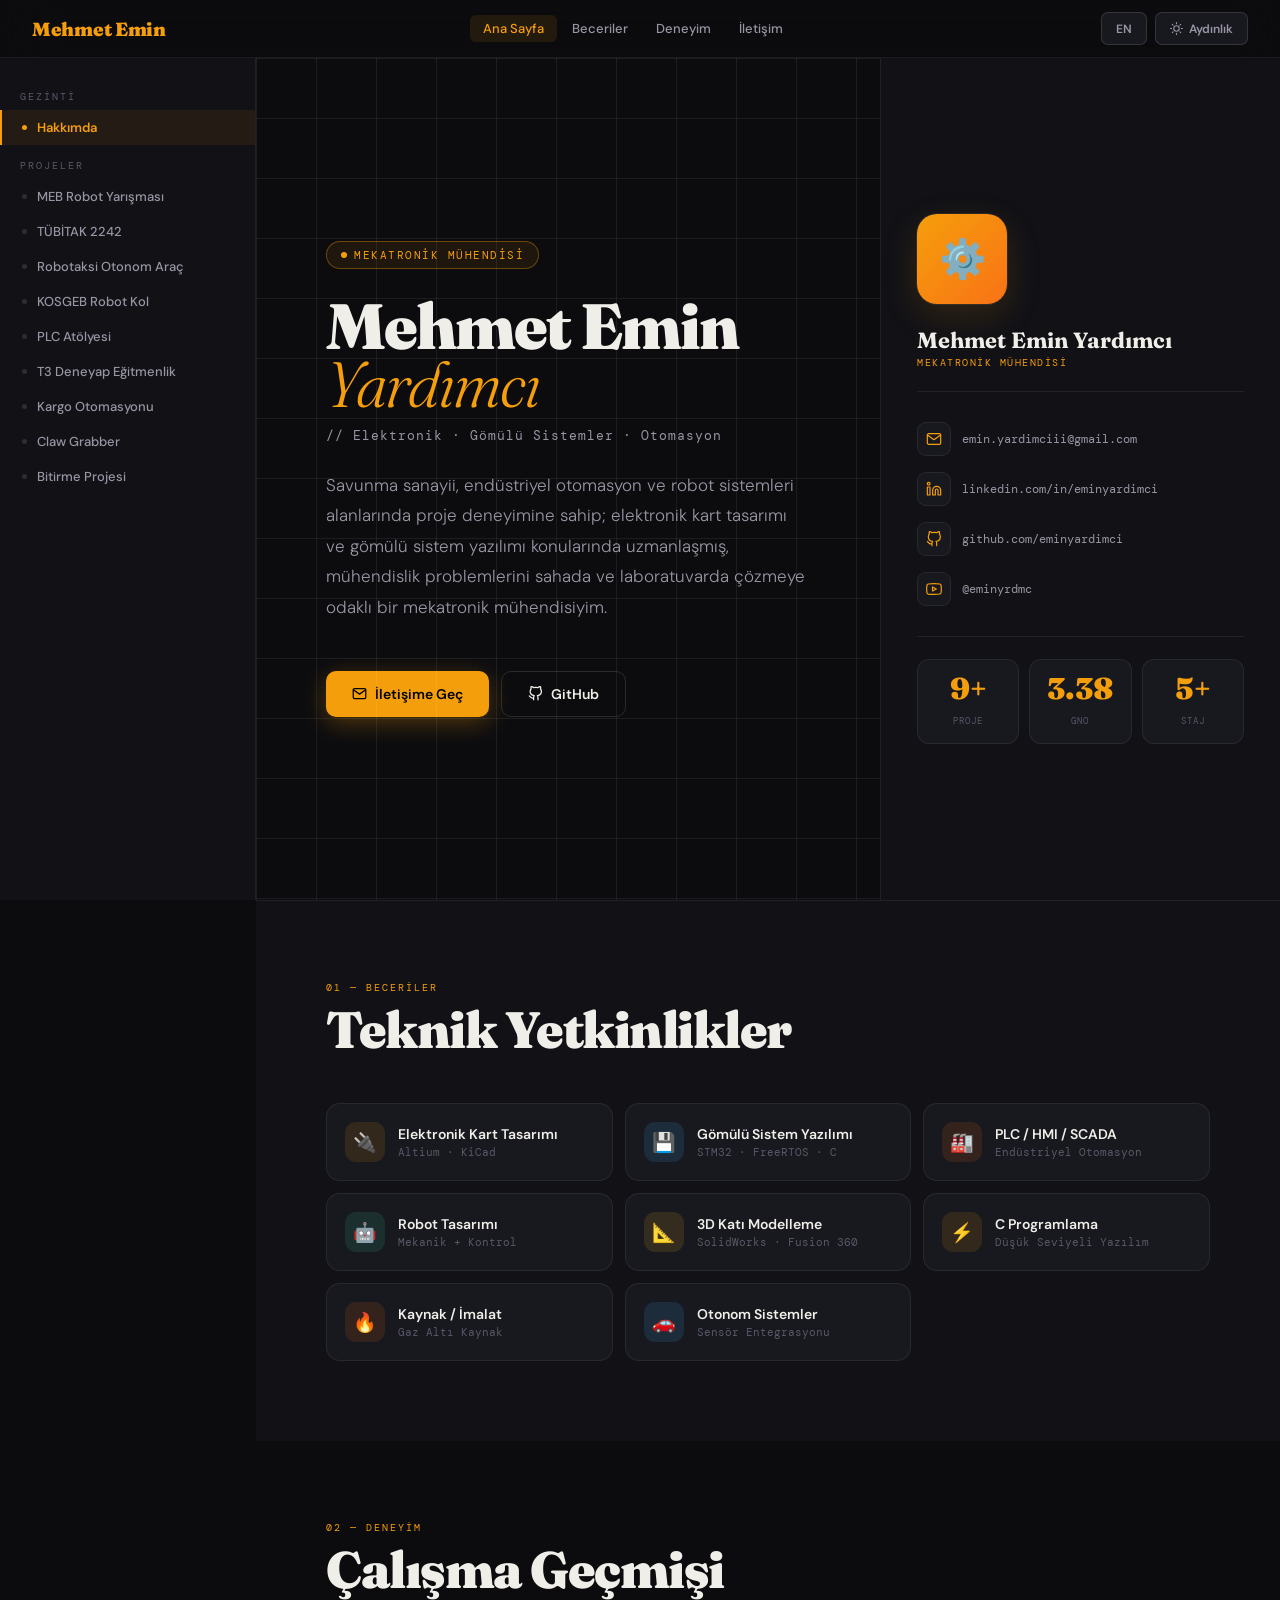
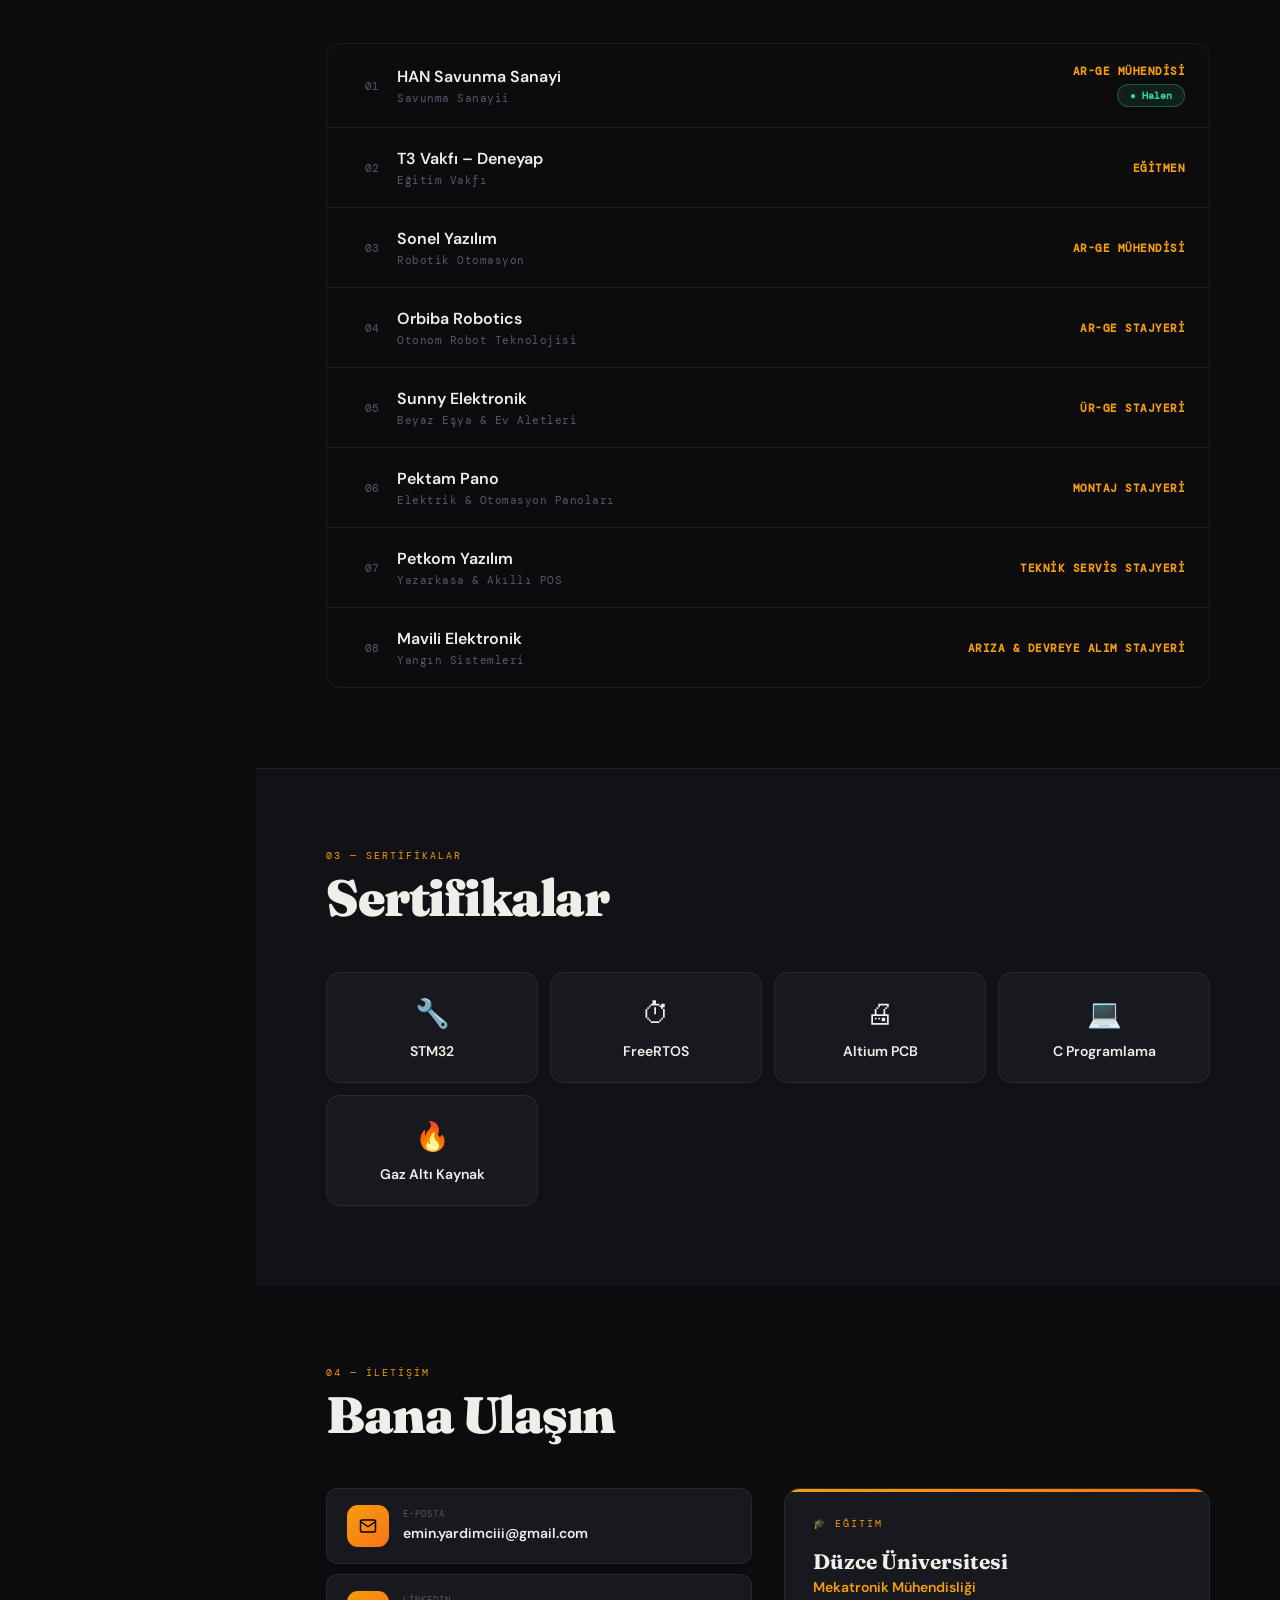
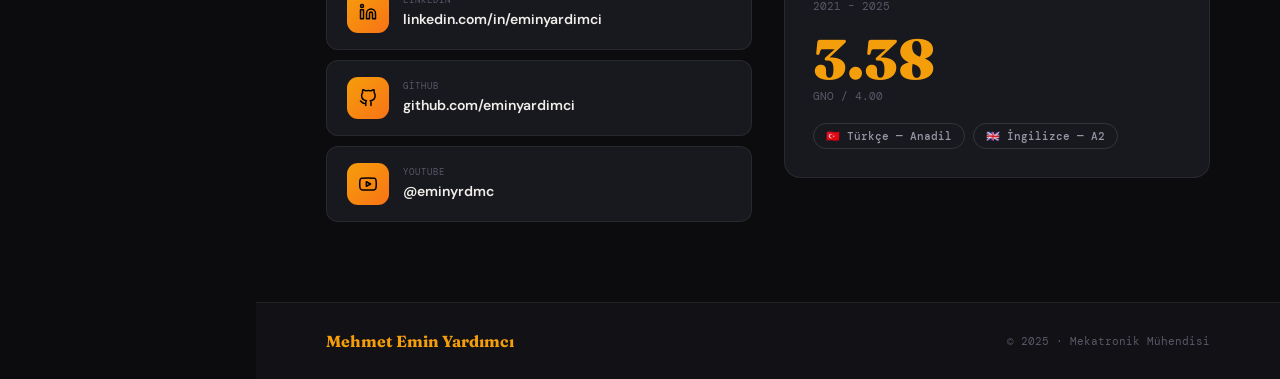
<file: index.html>
<!DOCTYPE html>
<html lang="tr" data-theme="dark">
<head>
<meta charset="UTF-8">
<meta name="robots" content="noarchive">
<meta name="viewport" content="width=device-width, initial-scale=1.0">
<title>Mehmet Emin Yardımcı</title>
<link href="https://fonts.googleapis.com/css2?family=Fraunces:ital,wght@0,300;0,700;0,900;1,300;1,700&family=DM+Sans:wght@300;400;500;600;700&family=DM+Mono:wght@400;500&display=swap" rel="stylesheet">
<style>
/* ─── DESIGN TOKENS ─────────────────────────────── */
:root {
  --amber:   #F59E0B;
  --amber2:  #FBBF24;
  --orange:  #F97316;
  --rose:    #FB7185;
  --sky:     #38BDF8;
  --emerald: #34D399;
  --serif:  'Fraunces', Georgia, serif;
  --sans:   'DM Sans', sans-serif;
  --mono:   'DM Mono', monospace;
  --ease:   cubic-bezier(.4,0,.2,1);
}

[data-theme="dark"] {
  --bg:      #0C0C0F;
  --bg1:     #111116;
  --bg2:     #18181F;
  --bg3:     #1F1F29;
  --line:    rgba(255,255,255,.07);
  --line2:   rgba(255,255,255,.12);
  --ink:     #F0EEE8;
  --ink2:    #9896A4;
  --ink3:    #5A5868;
  --accent:  #F59E0B;
  --accent2: #F97316;
  --glow:    rgba(245,158,11,.15);
}
[data-theme="light"] {
  --bg:      #FAFAF7;
  --bg1:     #F5F4EF;
  --bg2:     #EDECEA;
  --bg3:     #E4E3DF;
  --line:    rgba(0,0,0,.08);
  --line2:   rgba(0,0,0,.15);
  --ink:     #1A1916;
  --ink2:    #55534E;
  --ink3:    #9D9B96;
  --accent:  #D97706;
  --accent2: #EA580C;
  --glow:    rgba(217,119,6,.12);
}

/* ─── RESET ──────────────────────────────────────── */
*,*::before,*::after{margin:0;padding:0;box-sizing:border-box;}
html{scroll-behavior:smooth;-webkit-font-smoothing:antialiased;}
body{
  background:var(--bg);
  color:var(--ink);
  font-family:var(--sans);
  overflow-x:hidden;
  transition:background .35s var(--ease), color .35s var(--ease);
}
a{text-decoration:none;color:inherit;}
button{font-family:var(--sans);}
img{display:block;max-width:100%;}

/* ─── CURSOR GLOW ────────────────────────────────── */
#cursor-glow{
  position:fixed;width:500px;height:500px;
  border-radius:50%;
  background:radial-gradient(circle,var(--glow) 0%,transparent 70%);
  pointer-events:none;z-index:0;
  transform:translate(-50%,-50%);
  transition:opacity .3s;
  opacity:0;
}

/* ─── TOPBAR ─────────────────────────────────────── */
#bar{
  position:fixed;top:0;left:0;right:0;z-index:600;
  height:58px;
  display:flex;align-items:center;justify-content:space-between;
  padding:0 32px;
  border-bottom:1px solid var(--line);
  backdrop-filter:blur(24px);
  background:rgba(12,12,15,.75);
  transition:background .35s;
}
[data-theme="light"] #bar{background:rgba(250,250,247,.85);}

.bar-logo{
  font-family:var(--serif);
  font-size:19px;font-weight:900;
  letter-spacing:-.3px;
  color:var(--accent);
  cursor:pointer;
  transition:opacity .2s;
}
.bar-logo:hover{opacity:.75;}

.bar-nav{display:flex;gap:2px;}
.bar-a{
  font-size:13px;font-weight:500;
  color:var(--ink2);
  padding:5px 13px;border-radius:6px;
  cursor:pointer;transition:all .2s;
  background:none;border:none;
}
.bar-a:hover,.bar-a.on{color:var(--accent);background:rgba(245,158,11,.1);}

.bar-r{display:flex;gap:8px;align-items:center;}
.bar-btn{
  height:33px;padding:0 14px;
  border-radius:7px;
  border:1px solid var(--line2);
  background:var(--bg2);
  color:var(--ink2);
  font-size:12px;font-weight:600;
  cursor:pointer;transition:all .2s;
  display:flex;align-items:center;gap:6px;
}
.bar-btn:hover{border-color:var(--accent);color:var(--accent);}
.ham{
  display:none;width:36px;height:36px;
  background:none;border:1px solid var(--line2);
  border-radius:7px;color:var(--ink2);
  cursor:pointer;align-items:center;justify-content:center;
}

/* ─── SIDEBAR ────────────────────────────────────── */
#side{
  position:fixed;top:58px;left:0;bottom:0;width:256px;
  background:var(--bg1);
  border-right:1px solid var(--line);
  overflow-y:auto;z-index:500;
  padding:18px 0 40px;
  transition:transform .32s var(--ease);
}
.side-lbl{
  font-family:var(--mono);
  font-size:10px;color:var(--ink3);
  text-transform:uppercase;letter-spacing:2px;
  padding:14px 20px 7px;
}
.side-a{
  display:flex;align-items:center;gap:10px;
  padding:9px 20px;
  font-size:13px;font-weight:500;
  color:var(--ink2);cursor:pointer;
  border-left:2px solid transparent;
  transition:all .18s;
  background:none;border-right:none;border-top:none;border-bottom:none;
  width:100%;text-align:left;
  font-family:var(--sans);
}
.side-a:hover{color:var(--ink);background:rgba(245,158,11,.06);border-left-color:var(--accent);}
.side-a.on{color:var(--accent);background:rgba(245,158,11,.08);border-left-color:var(--accent);font-weight:600;}
.side-pip{
  width:5px;height:5px;border-radius:50%;
  background:var(--line2);flex-shrink:0;
  transition:background .2s;
}
.side-a.on .side-pip,.side-a:hover .side-pip{background:var(--accent);}

/* ─── MAIN ───────────────────────────────────────── */
#main{margin-left:256px;padding-top:58px;min-height:100vh;}

/* ─── HOME ───────────────────────────────────────── */
#pg-home{display:block;}

/* HERO */
.hero{
  display:grid;grid-template-columns:1fr 400px;
  min-height:calc(100vh - 58px);
  position:relative;overflow:hidden;
}

/* left */
.hl{
  padding:80px 70px;
  display:flex;flex-direction:column;justify-content:center;
  position:relative;
}

/* subtle grid */
.hl::before{
  content:'';position:absolute;inset:0;
  background-image:
    linear-gradient(var(--line) 1px,transparent 1px),
    linear-gradient(90deg,var(--line) 1px,transparent 1px);
  background-size:60px 60px;
  pointer-events:none;
}

.hl-badge{
  display:inline-flex;align-items:center;gap:7px;
  font-family:var(--mono);font-size:11px;
  color:var(--accent);letter-spacing:1.5px;text-transform:uppercase;
  padding:6px 14px;border-radius:50px;
  border:1px solid rgba(245,158,11,.35);
  background:rgba(245,158,11,.08);
  width:fit-content;margin-bottom:28px;
}
.pulse{
  width:6px;height:6px;border-radius:50%;background:var(--accent);
  animation:pulse 2s infinite;
}
@keyframes pulse{0%,100%{opacity:1;transform:scale(1);}50%{opacity:.3;transform:scale(.7);}}

.hl-name{
  font-family:var(--serif);
  font-size:clamp(38px,5vw,72px);
  font-weight:900;
  line-height:.9;letter-spacing:-2px;
  margin-bottom:14px;
}
.hl-name em{
  font-style:italic;font-weight:300;
  color:var(--accent);
  display:block;
}

.hl-sub{
  font-family:var(--mono);font-size:13px;
  color:var(--ink2);letter-spacing:1px;
  margin-bottom:26px;
}

.hl-desc{
  font-size:17px;line-height:1.8;
  color:var(--ink2);max-width:520px;
  margin-bottom:48px;font-weight:300;
}

.hl-cta{display:flex;gap:12px;flex-wrap:wrap;}

.cta-main{
  display:inline-flex;align-items:center;gap:8px;
  padding:13px 26px;border-radius:10px;
  font-size:14px;font-weight:600;
  background:var(--accent);color:#000;
  border:none;cursor:pointer;transition:all .25s;
  box-shadow:0 6px 24px rgba(245,158,11,.3);
}
.cta-main:hover{transform:translateY(-3px);box-shadow:0 12px 36px rgba(245,158,11,.45);}
.cta-sec{
  display:inline-flex;align-items:center;gap:8px;
  padding:13px 26px;border-radius:10px;
  font-size:14px;font-weight:600;
  background:transparent;color:var(--ink);
  border:1px solid var(--line2);cursor:pointer;transition:all .25s;
}
.cta-sec:hover{border-color:var(--accent);color:var(--accent);transform:translateY(-3px);}

/* right panel */
.hr{
  background:var(--bg1);
  border-left:1px solid var(--line);
  padding:60px 36px;
  display:flex;flex-direction:column;gap:22px;
  justify-content:center;
}

.av-ring{
  width:90px;height:90px;
  border-radius:20px;
  background:linear-gradient(135deg,var(--amber),var(--orange));
  display:flex;align-items:center;justify-content:center;
  font-size:38px;
  box-shadow:0 0 0 1px var(--line), 0 12px 36px var(--glow);
}

.pn{font-family:var(--serif);font-size:22px;font-weight:700;margin-bottom:2px;}
.pt{font-family:var(--mono);font-size:10px;color:var(--accent);text-transform:uppercase;letter-spacing:1.5px;}

.sep{height:1px;background:var(--line);}

/* info rows with INLINE SVG icons */
.info-item{display:flex;align-items:center;gap:11px;padding:8px 0;}
.ii-ico{
  width:34px;height:34px;border-radius:9px;
  background:var(--bg2);border:1px solid var(--line);
  display:flex;align-items:center;justify-content:center;
  flex-shrink:0;color:var(--accent);
}
.ii-ico svg{width:16px;height:16px;fill:none;stroke:currentColor;stroke-width:1.8;stroke-linecap:round;stroke-linejoin:round;}
.ii-txt{font-family:var(--mono);font-size:12px;color:var(--ink2);transition:color .2s;}
.info-item:hover .ii-txt{color:var(--accent);}

/* stats */
.stats-row{display:grid;grid-template-columns:repeat(3,1fr);gap:10px;}
.stat{
  background:var(--bg2);border:1px solid var(--line);
  border-radius:12px;padding:14px 10px;text-align:center;
  transition:all .25s;position:relative;overflow:hidden;
}
.stat::after{
  content:'';position:absolute;bottom:0;left:0;right:0;height:2px;
  background:linear-gradient(90deg,var(--amber),var(--orange));
  transform:scaleX(0);transition:transform .3s;
}
.stat:hover{transform:translateY(-3px);}
.stat:hover::after{transform:scaleX(1);}
.s-n{
  font-family:var(--serif);font-size:30px;font-weight:900;
  color:var(--accent);display:block;line-height:1;margin-bottom:4px;
}
.s-l{font-family:var(--mono);font-size:9px;color:var(--ink3);text-transform:uppercase;letter-spacing:1px;}

/* ─── SECTION COMMONS ────────────────────────────── */
.sec{padding:80px 70px;}
.sec-alt{background:var(--bg1);border-top:1px solid var(--line);}
.sec-tag{
  font-family:var(--mono);font-size:10px;
  color:var(--accent);letter-spacing:2px;text-transform:uppercase;
  display:block;margin-bottom:10px;
}
.sec-h{
  font-family:var(--serif);
  font-size:clamp(32px,4vw,52px);
  font-weight:900;letter-spacing:-1.5px;line-height:1;
  margin-bottom:48px;
}

/* ─── SKILLS ─────────────────────────────────────── */
.sk-grid{display:grid;grid-template-columns:repeat(auto-fill,minmax(230px,1fr));gap:12px;}
.sk{
  background:var(--bg2);border:1px solid var(--line);
  border-radius:14px;padding:18px 18px;
  display:flex;align-items:center;gap:13px;
  transition:all .25s;cursor:default;
}
.sk:hover{border-color:var(--accent);transform:translateY(-3px);box-shadow:0 10px 30px var(--glow);}
.sk-ic{
  width:40px;height:40px;border-radius:11px;
  display:flex;align-items:center;justify-content:center;
  font-size:19px;flex-shrink:0;
}
.sk-name{font-size:14px;font-weight:600;}
.sk-sub{font-family:var(--mono);font-size:11px;color:var(--ink3);margin-top:2px;}

/* ─── EXPERIENCE ─────────────────────────────────── */
.ex-list{border:1px solid var(--line);border-radius:14px;overflow:hidden;}
.ex{
  display:grid;grid-template-columns:auto 1fr auto;
  gap:18px;align-items:center;
  padding:20px 24px;
  border-bottom:1px solid var(--line);
  transition:background .2s;
  position:relative;
}
.ex-info{display:flex;flex-direction:column;gap:2px;}
.ex-sector{font-family:var(--mono);font-size:11px;color:var(--ink3);letter-spacing:.5px;}
.ex-right{display:flex;flex-direction:column;align-items:flex-end;gap:6px;}
.ex-pos{font-family:var(--mono);font-size:11px;font-weight:600;color:var(--accent);letter-spacing:.5px;text-transform:uppercase;text-align:right;}
.ex:last-child{border-bottom:none;}
.ex:hover{background:rgba(245,158,11,.04);}
.ex::before{
  content:'';position:absolute;left:0;top:0;bottom:0;width:2px;
  background:var(--accent);transform:scaleY(0);transition:transform .25s;
}
.ex:hover::before{transform:scaleY(1);}
.ex-num{
  font-family:var(--mono);font-size:11px;color:var(--ink3);
  width:28px;text-align:right;
}
.ex-co{font-size:16px;font-weight:600;margin-bottom:2px;}

.ex-pill{
  font-family:var(--mono);font-size:10px;font-weight:600;
  padding:4px 12px;border-radius:50px;
  border:1px solid var(--line2);color:var(--ink3);
  white-space:nowrap;
}
.ex-pill.live{background:rgba(52,211,153,.1);border-color:rgba(52,211,153,.3);color:#34D399;}

/* ─── CERTS ──────────────────────────────────────── */
.ce-grid{display:grid;grid-template-columns:repeat(auto-fill,minmax(170px,1fr));gap:12px;}
.ce{
  background:var(--bg2);border:1px solid var(--line);
  border-radius:14px;padding:22px 16px;
  text-align:center;transition:all .25s;
}
.ce:hover{border-color:var(--orange);transform:translateY(-4px);box-shadow:0 10px 28px rgba(249,115,22,.12);}
.ce-em{font-size:28px;display:block;margin-bottom:10px;}
.ce-n{font-size:14px;font-weight:600;}

/* ─── CONTACT ────────────────────────────────────── */
.ct-grid{display:grid;grid-template-columns:1fr 1fr;gap:32px;align-items:start;}
.ct-links{display:flex;flex-direction:column;gap:10px;}
.ct-a{
  display:flex;align-items:center;gap:14px;
  padding:16px 20px;
  background:var(--bg2);border:1px solid var(--line);
  border-radius:12px;
  color:var(--ink);transition:all .22s;
}
.ct-a:hover{border-color:var(--accent);transform:translateX(6px);box-shadow:0 6px 20px var(--glow);}
.ct-ico{
  width:42px;height:42px;border-radius:11px;
  background:linear-gradient(135deg,var(--amber),var(--orange));
  display:flex;align-items:center;justify-content:center;
  flex-shrink:0;color:#000;
}
.ct-ico svg{width:18px;height:18px;fill:none;stroke:currentColor;stroke-width:2;stroke-linecap:round;stroke-linejoin:round;}
.ct-lbl{font-family:var(--mono);font-size:9px;color:var(--ink3);text-transform:uppercase;letter-spacing:1px;display:block;margin-bottom:2px;}
.ct-val{font-size:14px;font-weight:600;}

.edu-card{
  background:var(--bg2);border:1px solid var(--line);
  border-radius:16px;padding:28px;
  position:relative;overflow:hidden;
}
.edu-card::before{
  content:'';position:absolute;top:0;left:0;right:0;height:3px;
  background:linear-gradient(90deg,var(--amber),var(--orange));
}
.edu-u{font-family:var(--serif);font-size:21px;font-weight:700;margin-bottom:4px;}
.edu-d{font-size:14px;font-weight:600;color:var(--accent);margin-bottom:3px;}
.edu-y{font-family:var(--mono);font-size:11px;color:var(--ink3);margin-bottom:18px;}
.gpa-big{
  font-family:var(--serif);font-size:56px;font-weight:900;
  color:var(--accent);line-height:1;display:block;margin-bottom:2px;
}
.gpa-sub{font-family:var(--mono);font-size:11px;color:var(--ink3);margin-bottom:20px;}
.lang-row{display:flex;gap:8px;flex-wrap:wrap;}
.lp{
  font-family:var(--mono);font-size:11px;
  padding:5px 12px;border-radius:50px;
  border:1px solid var(--line2);color:var(--ink2);font-weight:500;
}

/* ─── PROJECT PAGE ───────────────────────────────── */
#pg-proj{
  display:none;
  min-height:calc(100vh - 58px);
  background:var(--bg);
}



/* animated diagonal lines */
.ph-lines{
  position:absolute;inset:0;
  background-image:repeating-linear-gradient(
    -55deg,
    rgba(255,255,255,.02) 0px,
    rgba(255,255,255,.02) 1px,
    transparent 1px,
    transparent 40px
  );
  pointer-events:none;
}

.ph{
  min-height:52vh;
  display:flex;flex-direction:column;justify-content:flex-end;
  padding:60px 70px;
  position:relative;overflow:hidden;
  background:var(--bg1);
}
.ph-bg{position:absolute;inset:0;transition:background .4s;z-index:1;}
.ph-lines,.ph-year{z-index:2;}
.ph > div:last-child{position:relative;z-index:3;}
/* Dark mode: white text on dark hero */
[data-theme="dark"] .ph-title,
[data-theme="dark"] .ph-num,
[data-theme="dark"] .ph-back,
[data-theme="dark"] .ph-back span,
[data-theme="dark"] .ph-back svg{ color:#fff !important; stroke:#fff; }
/* Light mode: dark text on light hero */
[data-theme="light"] .ph-title,
[data-theme="light"] .ph-num,
[data-theme="light"] .ph-back,
[data-theme="light"] .ph-back span,
[data-theme="light"] .ph-back svg{ color:var(--ink) !important; stroke:var(--ink); }
[data-theme="light"] .ph-num{ border-color:var(--line2); background:rgba(0,0,0,.06); }
[data-theme="light"] .ph-year{ color:var(--ink); opacity:.05; }

.ph-back{
  display:inline-flex;align-items:center;gap:7px;
  font-size:13px;font-weight:600;color:rgba(255,255,255,.55);
  background:none;border:none;cursor:pointer;
  font-family:var(--sans);padding:0;margin-bottom:20px;
  transition:color .2s;
}
.ph-back:hover{color:#fff;}
.ph-back svg{width:14px;height:14px;fill:none;stroke:currentColor;stroke-width:2.5;stroke-linecap:round;stroke-linejoin:round;}

.ph-num{
  font-family:var(--mono);font-size:11px;letter-spacing:3px;
  display:inline-block;margin-bottom:12px;
  padding:4px 14px;border-radius:50px;
  border:1px solid rgba(255,255,255,.2);
  color:rgba(255,255,255,.7);
  background:rgba(0,0,0,.3);backdrop-filter:blur(4px);
}
.ph-title{
  font-family:var(--serif);
  font-size:clamp(36px,5.5vw,76px);
  font-weight:900;letter-spacing:-1px;line-height:.95;
  color:#fff;
  position:relative;z-index:2;max-width:720px;
}

/* giant year watermark */
.ph-year{
  position:absolute;bottom:-20px;right:40px;
  font-family:var(--serif);font-size:clamp(100px,18vw,200px);
  font-weight:900;letter-spacing:-4px;
  color:#fff;opacity:.04;
  pointer-events:none;user-select:none;
  line-height:1;
}

/* project body */
.pb{display:grid;grid-template-columns:1fr 300px;}
.pb-main{padding:52px 70px;border-right:1px solid var(--line);}
.pb-desc{font-size:17px;line-height:1.9;color:var(--ink2);font-weight:300;}
.pb-desc strong{color:var(--ink);font-weight:700;}

.pb-side{padding:44px 28px;background:var(--bg);}
.ps-h{font-family:var(--mono);font-size:9px;color:var(--ink3);text-transform:uppercase;letter-spacing:2px;display:block;margin-bottom:10px;margin-top:24px;}
.ps-h:first-child{margin-top:0;}
.ps-yr{font-family:var(--serif);font-size:22px;font-weight:700;color:var(--accent);margin-bottom:0;}

.tag-wrap{display:flex;flex-wrap:wrap;gap:6px;}
.ptag{
  font-family:var(--mono);font-size:10px;font-weight:500;
  padding:4px 11px;border-radius:50px;
}

.gallery-btn{
  width:100%;margin-top:28px;
  padding:14px 0;border-radius:12px;
  background:var(--accent);color:#000;
  border:none;cursor:pointer;
  font-family:var(--sans);font-size:14px;font-weight:700;
  display:flex;align-items:center;justify-content:center;gap:8px;
  transition:all .25s;
  box-shadow:0 8px 24px var(--glow);
}
.gallery-btn:hover{transform:translateY(-2px);filter:brightness(1.1);}
.gallery-btn svg{width:16px;height:16px;fill:none;stroke:currentColor;stroke-width:2.5;stroke-linecap:round;stroke-linejoin:round;}

/* ─── GALLERY OVERLAY ────────────────────────────── */
#gal{
  position:fixed;inset:0;z-index:900;
  background:rgba(5,5,8,.96);
  backdrop-filter:blur(20px);
  display:flex;flex-direction:column;
  opacity:0;visibility:hidden;
  transition:opacity .38s,visibility .38s;
}
#gal.open{opacity:1;visibility:visible;}
.gh{
  padding:18px 30px;
  display:flex;justify-content:space-between;align-items:center;
  border-bottom:1px solid rgba(255,255,255,.08);flex-shrink:0;
}
.gh-t{font-family:var(--serif);font-size:22px;font-weight:700;color:#fff;}
.gh-x{
  width:38px;height:38px;border-radius:9px;
  background:rgba(255,255,255,.07);border:1px solid rgba(255,255,255,.12);
  color:rgba(255,255,255,.7);font-size:16px;cursor:pointer;
  display:flex;align-items:center;justify-content:center;
  transition:all .2s;
}
.gh-x:hover{background:rgba(255,79,109,.15);border-color:rgba(255,79,109,.3);color:#ff4f6d;}
.gh-x svg{width:14px;height:14px;fill:none;stroke:currentColor;stroke-width:2.5;stroke-linecap:round;}
.gg{
  flex:1;overflow-y:auto;padding:28px;
  display:grid;grid-template-columns:repeat(auto-fill,minmax(280px,1fr));
  gap:18px;align-content:start;
}
.gg img{
  width:100%;border-radius:12px;
  object-fit:cover;aspect-ratio:16/10;
  cursor:zoom-in;transition:all .3s;
  box-shadow:0 4px 20px rgba(0,0,0,.5);
  border:1px solid rgba(255,255,255,.06);
}
.gg img:hover{transform:scale(1.02);box-shadow:0 12px 40px rgba(0,0,0,.7);}
.gg img.z{
  position:fixed;top:50%;left:50%;
  transform:translate(-50%,-50%);
  max-width:94vw;max-height:92vh;
  width:auto;height:auto;aspect-ratio:auto;
  object-fit:contain;z-index:1000;
  border-radius:14px;cursor:zoom-out;
  box-shadow:0 30px 80px rgba(0,0,0,.95);
}

/* ─── FOOTER ─────────────────────────────────────── */
footer{
  background:var(--bg1);border-top:1px solid var(--line);
  padding:28px 70px;
  display:flex;justify-content:space-between;align-items:center;
}
.f-b{font-family:var(--serif);font-size:16px;font-weight:700;color:var(--accent);}
.f-c{font-family:var(--mono);font-size:11px;color:var(--ink3);}

/* ─── REVEAL ─────────────────────────────────────── */
.rv{opacity:0;transform:translateY(22px);transition:opacity .6s,transform .6s;}
.rv.on{opacity:1;transform:translateY(0);}

/* ─── RESPONSIVE ─────────────────────────────────── */
@media(max-width:960px){
  #side{transform:translateX(-100%);}
  #side.open{transform:translateX(0);}
  #main{margin-left:0;}
  .hero{grid-template-columns:1fr;}
  .hr{border-left:none;border-top:1px solid var(--line);padding:32px 24px;}
  .hl{padding:48px 24px 40px;}
  .sec{padding:56px 24px;}
  .ct-grid{grid-template-columns:1fr;}
  .bar-nav{display:none;}
  .ham{display:flex;}
  .ph{padding:36px 24px;}
  .pb{grid-template-columns:1fr;}
  .pb-main{padding:36px 24px;border-right:none;border-bottom:1px solid var(--line);}
  .pb-side{padding:28px 24px;}
  footer{padding:24px;flex-direction:column;gap:8px;text-align:center;}
}
</style>
</head>
<body>

<div id="cursor-glow"></div>

<!-- ─── TOPBAR ─── -->
<header id="bar">
  <div class="bar-logo" onclick="goHome()">Mehmet Emin</div>
  <nav class="bar-nav">
    <button class="bar-a on" onclick="goHome()" data-tr="Ana Sayfa" data-en="Home">Ana Sayfa</button>
    <button class="bar-a" onclick="scrollToSec('sec-sk')" data-tr="Beceriler" data-en="Skills">Beceriler</button>
    <button class="bar-a" onclick="scrollToSec('sec-ex')" data-tr="Deneyim" data-en="Experience">Deneyim</button>
    <button class="bar-a" onclick="scrollToSec('sec-ct')" data-tr="İletişim" data-en="Contact">İletişim</button>
  </nav>
  <div class="bar-r">
    <button class="bar-btn" id="lBtn" onclick="toggleLang()">EN</button>
    <button class="bar-btn" id="tBtn" onclick="toggleTheme()">
      <svg width="13" height="13" viewBox="0 0 24 24" fill="none" stroke="currentColor" stroke-width="2" stroke-linecap="round" stroke-linejoin="round"><circle cx="12" cy="12" r="5"/><line x1="12" y1="1" x2="12" y2="3"/><line x1="12" y1="21" x2="12" y2="23"/><line x1="4.22" y1="4.22" x2="5.64" y2="5.64"/><line x1="18.36" y1="18.36" x2="19.78" y2="19.78"/><line x1="1" y1="12" x2="3" y2="12"/><line x1="21" y1="12" x2="23" y2="12"/><line x1="4.22" y1="19.78" x2="5.64" y2="18.36"/><line x1="18.36" y1="5.64" x2="19.78" y2="4.22"/></svg>
      <span data-tr="Aydınlık" data-en="Light">Aydınlık</span>
    </button>
    <button class="ham" id="hBtn" onclick="toggleSide()">
      <svg width="16" height="16" viewBox="0 0 24 24" fill="none" stroke="currentColor" stroke-width="2" stroke-linecap="round"><line x1="3" y1="6" x2="21" y2="6"/><line x1="3" y1="12" x2="21" y2="12"/><line x1="3" y1="18" x2="21" y2="18"/></svg>
    </button>
  </div>
</header>

<!-- ─── SIDEBAR ─── -->
<aside id="side">
  <div class="side-lbl" data-tr="Gezinti" data-en="Navigate">Gezinti</div>
  <button class="side-a on" data-s="home" onclick="goHome()"><span class="side-pip"></span><span data-tr="Hakkımda" data-en="About Me">Hakkımda</span></button>

  <div class="side-lbl" data-tr="Projeler" data-en="Projects">Projeler</div>
  <button class="side-a" data-s="meb" onclick="goProj('meb')"><span class="side-pip"></span><span data-tr="MEB Robot Yarışması" data-en="MEB Robot Competition">MEB Robot Yarışması</span></button>
  <button class="side-a" data-s="tubitak" onclick="goProj('tubitak')"><span class="side-pip"></span><span>TÜBİTAK 2242</span></button>
  <button class="side-a" data-s="robotaksi" onclick="goProj('robotaksi')"><span class="side-pip"></span><span data-tr="Robotaksi Otonom Araç" data-en="Robotaxi Autonomous Car">Robotaksi Otonom Araç</span></button>
  <button class="side-a" data-s="robotkol" onclick="goProj('robotkol')"><span class="side-pip"></span><span data-tr="KOSGEB Robot Kol" data-en="KOSGEB Robot Arm">KOSGEB Robot Kol</span></button>
  <button class="side-a" data-s="plc" onclick="goProj('plc')"><span class="side-pip"></span><span data-tr="PLC Atölyesi" data-en="PLC Workshop">PLC Atölyesi</span></button>
  <button class="side-a" data-s="egitmen" onclick="goProj('egitmen')"><span class="side-pip"></span><span data-tr="T3 Deneyap Eğitmenlik" data-en="T3 Deneyap Instructor">T3 Deneyap Eğitmenlik</span></button>
  <button class="side-a" data-s="kargo" onclick="goProj('kargo')"><span class="side-pip"></span><span data-tr="Kargo Otomasyonu" data-en="Cargo Automation">Kargo Otomasyonu</span></button>
  <button class="side-a" data-s="claw" onclick="goProj('claw')"><span class="side-pip"></span><span>Claw Grabber</span></button>
  <button class="side-a" data-s="bitirme" onclick="goProj('bitirme')"><span class="side-pip"></span><span data-tr="Bitirme Projesi" data-en="Graduation Project">Bitirme Projesi</span></button>
</aside>

<!-- ─── MAIN ─── -->
<main id="main">

<!-- ══ HOME PAGE ══ -->
<div id="pg-home">

  <!-- HERO -->
  <div class="hero">
    <div class="hl">
      <div class="hl-badge">
        <span class="pulse"></span>
        <span data-tr="Mekatronik Mühendisi" data-en="Mechatronics Engineer">Mekatronik Mühendisi</span>
      </div>
      <h1 class="hl-name">
        Mehmet Emin<br>
        <em>Yardımcı</em>
      </h1>
      <p class="hl-sub" id="hl-sub">// Elektronik · Gömülü Sistemler · Otomasyon</p>
      <p class="hl-desc" data-tr="Savunma sanayii, endüstriyel otomasyon ve robot sistemleri alanlarında proje deneyimine sahip; elektronik kart tasarımı ve gömülü sistem yazılımı konularında uzmanlaşmış, mühendislik problemlerini sahada ve laboratuvarda çözmeye odaklı bir mekatronik mühendisiyim." data-en="A mechatronics engineer with hands-on project experience in defence industry, industrial automation and robotic systems — specialising in electronic board design and embedded software, equally at home in the lab and in the field.">
        Savunma sanayii, endüstriyel otomasyon ve robot sistemleri alanlarında proje deneyimine sahip; elektronik kart tasarımı ve gömülü sistem yazılımı konularında uzmanlaşmış, mühendislik problemlerini sahada ve laboratuvarda çözmeye odaklı bir mekatronik mühendisiyim.
      </p>
      <div class="hl-cta">
        <a href="mailto:emin.yardimciii@gmail.com" class="cta-main">
          <svg width="15" height="15" viewBox="0 0 24 24" fill="none" stroke="currentColor" stroke-width="2" stroke-linecap="round" stroke-linejoin="round"><path d="M4 4h16c1.1 0 2 .9 2 2v12c0 1.1-.9 2-2 2H4c-1.1 0-2-.9-2-2V6c0-1.1.9-2 2-2z"/><polyline points="22,6 12,13 2,6"/></svg>
          <span data-tr="İletişime Geç" data-en="Get in Touch">İletişime Geç</span>
        </a>
        <a href="https://github.com/eminyardimci" target="_blank" class="cta-sec">
          <svg width="15" height="15" viewBox="0 0 24 24" fill="none" stroke="currentColor" stroke-width="2" stroke-linecap="round" stroke-linejoin="round"><path d="M9 19c-5 1.5-5-2.5-7-3m14 6v-3.87a3.37 3.37 0 0 0-.94-2.61c3.14-.35 6.44-1.54 6.44-7A5.44 5.44 0 0 0 20 4.77 5.07 5.07 0 0 0 19.91 1S18.73.65 16 2.48a13.38 13.38 0 0 0-7 0C6.27.65 5.09 1 5.09 1A5.07 5.07 0 0 0 5 4.77a5.44 5.44 0 0 0-1.5 3.78c0 5.42 3.3 6.61 6.44 7A3.37 3.37 0 0 0 9 18.13V22"/></svg>
          GitHub
        </a>
      </div>
    </div>

    <div class="hr">
      <div class="av-ring">⚙️</div>
      <div>
        <div class="pn">Mehmet Emin Yardımcı</div>
        <div class="pt" data-tr="Mekatronik Mühendisi" data-en="Mechatronics Engineer">Mekatronik Mühendisi</div>
      </div>
      <div class="sep"></div>
      <div>
        <a href="mailto:emin.yardimciii@gmail.com" class="info-item" style="text-decoration:none">
          <div class="ii-ico">
            <svg viewBox="0 0 24 24"><path d="M4 4h16c1.1 0 2 .9 2 2v12c0 1.1-.9 2-2 2H4c-1.1 0-2-.9-2-2V6c0-1.1.9-2 2-2z"/><polyline points="22,6 12,13 2,6"/></svg>
          </div>
          <span class="ii-txt">emin.yardimciii&#64;gmail.com</span>
        </a>
        <a href="https://www.linkedin.com/in/eminyardimci" target="_blank" class="info-item" style="text-decoration:none">
          <div class="ii-ico">
            <svg viewBox="0 0 24 24"><path d="M16 8a6 6 0 0 1 6 6v7h-4v-7a2 2 0 0 0-2-2 2 2 0 0 0-2 2v7h-4v-7a6 6 0 0 1 6-6z"/><rect x="2" y="9" width="4" height="12"/><circle cx="4" cy="4" r="2"/></svg>
          </div>
          <span class="ii-txt">linkedin.com/in/eminyardimci</span>
        </a>
        <a href="https://github.com/eminyardimci" target="_blank" class="info-item" style="text-decoration:none">
          <div class="ii-ico">
            <svg viewBox="0 0 24 24"><path d="M9 19c-5 1.5-5-2.5-7-3m14 6v-3.87a3.37 3.37 0 0 0-.94-2.61c3.14-.35 6.44-1.54 6.44-7A5.44 5.44 0 0 0 20 4.77 5.07 5.07 0 0 0 19.91 1S18.73.65 16 2.48a13.38 13.38 0 0 0-7 0C6.27.65 5.09 1 5.09 1A5.07 5.07 0 0 0 5 4.77a5.44 5.44 0 0 0-1.5 3.78c0 5.42 3.3 6.61 6.44 7A3.37 3.37 0 0 0 9 18.13V22"/></svg>
          </div>
          <span class="ii-txt">github.com/eminyardimci</span>
        </a>
        <a href="https://www.youtube.com/@eminyrdmc" target="_blank" class="info-item" style="text-decoration:none">
          <div class="ii-ico">
            <svg viewBox="0 0 24 24"><path d="M22.54 6.42a2.78 2.78 0 0 0-1.95-1.96C18.88 4 12 4 12 4s-6.88 0-8.59.46a2.78 2.78 0 0 0-1.95 1.96A29 29 0 0 0 1 12a29 29 0 0 0 .46 5.58A2.78 2.78 0 0 0 3.41 19.6C5.12 20 12 20 12 20s6.88 0 8.59-.46a2.78 2.78 0 0 0 1.95-1.95A29 29 0 0 0 23 12a29 29 0 0 0-.46-5.58z"/><polygon points="9.75 15.02 15.5 12 9.75 8.98 9.75 15.02"/></svg>
          </div>
          <span class="ii-txt">@eminyrdmc</span>
        </a>
      </div>
      <div class="sep"></div>
      <div class="stats-row">
        <div class="stat"><span class="s-n">9+</span><span class="s-l" data-tr="Proje" data-en="Projects">Proje</span></div>
        <div class="stat"><span class="s-n">3.38</span><span class="s-l">GNO</span></div>
        <div class="stat"><span class="s-n">5+</span><span class="s-l" data-tr="Staj" data-en="Internships">Staj</span></div>
      </div>
    </div>
  </div>

  <!-- SKILLS -->
  <section class="sec sec-alt rv" id="sec-sk">
    <span class="sec-tag">01 — <span data-tr="Beceriler" data-en="Skills">Beceriler</span></span>
    <h2 class="sec-h" data-tr="Teknik Yetkinlikler" data-en="Technical Skills">Teknik Yetkinlikler</h2>
    <div class="sk-grid">
      <div class="sk"><div class="sk-ic" style="background:rgba(245,158,11,.12)">🔌</div><div><div class="sk-name" data-tr="Elektronik Kart Tasarımı" data-en="Electronic Board Design">Elektronik Kart Tasarımı</div><div class="sk-sub">Altium · KiCad</div></div></div>
      <div class="sk"><div class="sk-ic" style="background:rgba(56,189,248,.12)">💾</div><div><div class="sk-name" data-tr="Gömülü Sistem Yazılımı" data-en="Embedded Software">Gömülü Sistem Yazılımı</div><div class="sk-sub">STM32 · FreeRTOS · C</div></div></div>
      <div class="sk"><div class="sk-ic" style="background:rgba(249,115,22,.12)">🏭</div><div><div class="sk-name">PLC / HMI / SCADA</div><div class="sk-sub" data-tr="Endüstriyel Otomasyon" data-en="Industrial Automation">Endüstriyel Otomasyon</div></div></div>
      <div class="sk"><div class="sk-ic" style="background:rgba(52,211,153,.12)">🤖</div><div><div class="sk-name" data-tr="Robot Tasarımı" data-en="Robot Design">Robot Tasarımı</div><div class="sk-sub" data-tr="Mekanik + Kontrol" data-en="Mechanical + Control">Mekanik + Kontrol</div></div></div>
      <div class="sk"><div class="sk-ic" style="background:rgba(251,191,36,.12)">📐</div><div><div class="sk-name" data-tr="3D Katı Modelleme" data-en="3D Solid Modeling">3D Katı Modelleme</div><div class="sk-sub">SolidWorks · Fusion 360</div></div></div>
      <div class="sk"><div class="sk-ic" style="background:rgba(245,158,11,.12)">⚡</div><div><div class="sk-name">C Programlama</div><div class="sk-sub" data-tr="Düşük Seviyeli Yazılım" data-en="Low-level Programming">Düşük Seviyeli Yazılım</div></div></div>
      <div class="sk"><div class="sk-ic" style="background:rgba(249,115,22,.12)">🔥</div><div><div class="sk-name" data-tr="Kaynak / İmalat" data-en="Welding / Mfg.">Kaynak / İmalat</div><div class="sk-sub" data-tr="Gaz Altı Kaynak" data-en="MIG/MAG Welding">Gaz Altı Kaynak</div></div></div>
      <div class="sk"><div class="sk-ic" style="background:rgba(56,189,248,.12)">🚗</div><div><div class="sk-name" data-tr="Otonom Sistemler" data-en="Autonomous Systems">Otonom Sistemler</div><div class="sk-sub" data-tr="Sensör Entegrasyonu" data-en="Sensor Integration">Sensör Entegrasyonu</div></div></div>
    </div>
  </section>

  <!-- EXPERIENCE -->
  <section class="sec rv" id="sec-ex">
    <span class="sec-tag">02 — <span data-tr="Deneyim" data-en="Experience">Deneyim</span></span>
    <h2 class="sec-h" data-tr="Çalışma Geçmişi" data-en="Work History">Çalışma Geçmişi</h2>
    <div class="ex-list">
      <div class="ex">
        <span class="ex-num">01</span>
        <div class="ex-info">
          <div class="ex-co">HAN Savunma Sanayi</div>
          <div class="ex-sector" data-tr="Savunma Sanayii" data-en="Defence Industry">Savunma Sanayii</div>
        </div>
        <div class="ex-right">
          <span class="ex-pos" data-tr="Ar-Ge Mühendisi" data-en="R&D Engineer">Ar-Ge Mühendisi</span>
          <span class="ex-pill live" data-tr="● Halen" data-en="● Current">● Halen</span>
        </div>
      </div>
      <div class="ex">
        <span class="ex-num">02</span>
        <div class="ex-info">
          <div class="ex-co">T3 Vakfı – Deneyap</div>
          <div class="ex-sector" data-tr="Eğitim Vakfı" data-en="Education Foundation">Eğitim Vakfı</div>
        </div>
        <div class="ex-right">
          <span class="ex-pos" data-tr="Eğitmen" data-en="Instructor">Eğitmen</span>
        </div>
      </div>
      <div class="ex">
        <span class="ex-num">03</span>
        <div class="ex-info">
          <div class="ex-co">Sonel Yazılım</div>
          <div class="ex-sector" data-tr="Robotik Otomasyon" data-en="Robotic Automation">Robotik Otomasyon</div>
        </div>
        <div class="ex-right">
          <span class="ex-pos" data-tr="Ar-Ge Mühendisi" data-en="R&D Engineer">Ar-Ge Mühendisi</span>
        </div>
      </div>
      <div class="ex">
        <span class="ex-num">04</span>
        <div class="ex-info">
          <div class="ex-co">Orbiba Robotics</div>
          <div class="ex-sector" data-tr="Otonom Robot Teknolojisi" data-en="Autonomous Robotics">Otonom Robot Teknolojisi</div>
        </div>
        <div class="ex-right">
          <span class="ex-pos" data-tr="Ar-Ge Stajyeri" data-en="R&D Intern">Ar-Ge Stajyeri</span>
        </div>
      </div>
      <div class="ex">
        <span class="ex-num">05</span>
        <div class="ex-info">
          <div class="ex-co">Sunny Elektronik</div>
          <div class="ex-sector" data-tr="Beyaz Eşya &amp; Ev Aletleri" data-en="Home Appliances">Beyaz Eşya &amp; Ev Aletleri</div>
        </div>
        <div class="ex-right">
          <span class="ex-pos" data-tr="Ür-Ge Stajyeri" data-en="R&D Intern">Ür-Ge Stajyeri</span>
        </div>
      </div>
      <div class="ex">
        <span class="ex-num">06</span>
        <div class="ex-info">
          <div class="ex-co">Pektam Pano</div>
          <div class="ex-sector" data-tr="Elektrik &amp; Otomasyon Panoları" data-en="Electrical &amp; Automation Panels">Elektrik &amp; Otomasyon Panoları</div>
        </div>
        <div class="ex-right">
          <span class="ex-pos" data-tr="Montaj Stajyeri" data-en="Assembly Intern">Montaj Stajyeri</span>
        </div>
      </div>
      <div class="ex">
        <span class="ex-num">07</span>
        <div class="ex-info">
          <div class="ex-co">Petkom Yazılım</div>
          <div class="ex-sector" data-tr="Yazarkasa &amp; Akıllı POS" data-en="POS &amp; Smart Devices">Yazarkasa &amp; Akıllı POS</div>
        </div>
        <div class="ex-right">
          <span class="ex-pos" data-tr="Teknik Servis Stajyeri" data-en="Technical Service Intern">Teknik Servis Stajyeri</span>
        </div>
      </div>
      <div class="ex">
        <span class="ex-num">08</span>
        <div class="ex-info">
          <div class="ex-co">Mavili Elektronik</div>
          <div class="ex-sector" data-tr="Yangın Sistemleri" data-en="Fire Safety Systems">Yangın Sistemleri</div>
        </div>
        <div class="ex-right">
          <span class="ex-pos" data-tr="Arıza &amp; Devreye Alım Stajyeri" data-en="Commissioning Intern">Arıza &amp; Devreye Alım Stajyeri</span>
        </div>
      </div>
    </div>
  </section>

  <!-- CERTS -->
  <section class="sec sec-alt rv">
    <span class="sec-tag">03 — <span data-tr="Sertifikalar" data-en="Certifications">Sertifikalar</span></span>
    <h2 class="sec-h" data-tr="Sertifikalar" data-en="Certificates">Sertifikalar</h2>
    <div class="ce-grid">
      <div class="ce"><span class="ce-em">🔧</span><div class="ce-n">STM32</div></div>
      <div class="ce"><span class="ce-em">⏱</span><div class="ce-n">FreeRTOS</div></div>
      <div class="ce"><span class="ce-em">🖨</span><div class="ce-n">Altium PCB</div></div>
      <div class="ce"><span class="ce-em">💻</span><div class="ce-n">C Programlama</div></div>
      <div class="ce"><span class="ce-em">🔥</span><div class="ce-n" data-tr="Gaz Altı Kaynak" data-en="MIG/MAG Welding">Gaz Altı Kaynak</div></div>
    </div>
  </section>

  <!-- CONTACT -->
  <section class="sec rv" id="sec-ct">
    <span class="sec-tag">04 — <span data-tr="İletişim" data-en="Contact">İletişim</span></span>
    <h2 class="sec-h" data-tr="Bana Ulaşın" data-en="Get In Touch">Bana Ulaşın</h2>
    <div class="ct-grid">
      <div class="ct-links">
        <a href="mailto:emin.yardimciii@gmail.com" class="ct-a">
          <div class="ct-ico"><svg viewBox="0 0 24 24"><path d="M4 4h16c1.1 0 2 .9 2 2v12c0 1.1-.9 2-2 2H4c-1.1 0-2-.9-2-2V6c0-1.1.9-2 2-2z"/><polyline points="22,6 12,13 2,6"/></svg></div>
          <div><span class="ct-lbl" data-tr="E-posta" data-en="Email">E-posta</span><span class="ct-val">emin.yardimciii&#64;gmail.com</span></div>
        </a>
        <a href="https://www.linkedin.com/in/eminyardimci" target="_blank" class="ct-a">
          <div class="ct-ico"><svg viewBox="0 0 24 24"><path d="M16 8a6 6 0 0 1 6 6v7h-4v-7a2 2 0 0 0-2-2 2 2 0 0 0-2 2v7h-4v-7a6 6 0 0 1 6-6z"/><rect x="2" y="9" width="4" height="12"/><circle cx="4" cy="4" r="2"/></svg></div>
          <div><span class="ct-lbl">LinkedIn</span><span class="ct-val">linkedin.com/in/eminyardimci</span></div>
        </a>
        <a href="https://github.com/eminyardimci" target="_blank" class="ct-a">
          <div class="ct-ico"><svg viewBox="0 0 24 24"><path d="M9 19c-5 1.5-5-2.5-7-3m14 6v-3.87a3.37 3.37 0 0 0-.94-2.61c3.14-.35 6.44-1.54 6.44-7A5.44 5.44 0 0 0 20 4.77 5.07 5.07 0 0 0 19.91 1S18.73.65 16 2.48a13.38 13.38 0 0 0-7 0C6.27.65 5.09 1 5.09 1A5.07 5.07 0 0 0 5 4.77a5.44 5.44 0 0 0-1.5 3.78c0 5.42 3.3 6.61 6.44 7A3.37 3.37 0 0 0 9 18.13V22"/></svg></div>
          <div><span class="ct-lbl">GitHub</span><span class="ct-val">github.com/eminyardimci</span></div>
        </a>
        <a href="https://www.youtube.com/@eminyrdmc" target="_blank" class="ct-a">
          <div class="ct-ico"><svg viewBox="0 0 24 24"><path d="M22.54 6.42a2.78 2.78 0 0 0-1.95-1.96C18.88 4 12 4 12 4s-6.88 0-8.59.46a2.78 2.78 0 0 0-1.95 1.96A29 29 0 0 0 1 12a29 29 0 0 0 .46 5.58A2.78 2.78 0 0 0 3.41 19.6C5.12 20 12 20 12 20s6.88 0 8.59-.46a2.78 2.78 0 0 0 1.95-1.95A29 29 0 0 0 23 12a29 29 0 0 0-.46-5.58z"/><polygon points="9.75 15.02 15.5 12 9.75 8.98 9.75 15.02"/></svg></div>
          <div><span class="ct-lbl">YouTube</span><span class="ct-val">@eminyrdmc</span></div>
        </a>
      </div>
      <div class="edu-card">
        <div style="margin-bottom:18px"><span class="sec-tag" style="margin-bottom:0" data-tr="🎓 Eğitim" data-en="🎓 Education">🎓 Eğitim</span></div>
        <div class="edu-u" data-tr="Düzce Üniversitesi" data-en="Düzce University">Düzce Üniversitesi</div>
        <div class="edu-d" data-tr="Mekatronik Mühendisliği" data-en="Mechatronics Engineering">Mekatronik Mühendisliği</div>
        <div class="edu-y">2021 – 2025</div>
        <span class="gpa-big">3.38</span>
        <div class="gpa-sub">GNO / 4.00</div>
        <div class="lang-row">
          <span class="lp" data-tr="🇹🇷 Türkçe — Anadil" data-en="🇹🇷 Turkish — Native">🇹🇷 Türkçe — Anadil</span>
          <span class="lp" data-tr="🇬🇧 İngilizce — A2" data-en="🇬🇧 English — A2">🇬🇧 İngilizce — A2</span>
        </div>
      </div>
    </div>
  </section>

  <footer>
    <div class="f-b">Mehmet Emin Yardımcı</div>
    <div class="f-c" data-tr="© 2025 · Mekatronik Mühendisi" data-en="© 2025 · Mechatronics Engineer">© 2025 · Mekatronik Mühendisi</div>
  </footer>
</div>

<!-- ══ PROJECT PAGE ══ -->
<div id="pg-proj">
  <div class="ph" id="ph">
    <div class="ph-bg" id="ph-bg"></div>
    <div class="ph-lines"></div>
    <div class="ph-year" id="ph-year"></div>
    <div style="position:relative;z-index:3">
      <button class="ph-back" onclick="goHome()">
        <svg viewBox="0 0 24 24"><polyline points="15 18 9 12 15 6"/></svg>
        <span data-tr="Geri Dön" data-en="Go Back">Geri Dön</span>
      </button>
      <div class="ph-num" id="ph-num"></div>
      <h1 class="ph-title" id="ph-title"></h1>
    </div>
  </div>

  <div class="pb">
    <div class="pb-main">
      <div class="pb-desc" id="pb-desc"></div>
    </div>
    <div class="pb-side">
      <span class="ps-h" data-tr="Dönem" data-en="Period">Dönem</span>
      <div class="ps-yr" id="ps-yr"></div>

      <span class="ps-h" data-tr="Teknolojiler" data-en="Technologies">Teknolojiler</span>
      <div class="tag-wrap" id="ps-tags"></div>

      <span class="ps-h" data-tr="Kategori" data-en="Category">Kategori</span>
      <div class="tag-wrap" id="ps-cat"></div>

      <button class="gallery-btn" id="gal-btn" onclick="openGal()">
        <svg viewBox="0 0 24 24"><rect x="3" y="3" width="18" height="18" rx="2" ry="2"/><circle cx="8.5" cy="8.5" r="1.5"/><polyline points="21 15 16 10 5 21"/></svg>
        <span data-tr="Görselleri Gör" data-en="View Images" id="gal-btn-lbl">Görselleri Gör</span>
      </button>
    </div>
  </div>
</div>

</main>

<!-- ══ GALLERY ══ -->
<div id="gal">
  <div class="gh">
    <div class="gh-t" data-tr="Proje Görselleri" data-en="Project Images">Proje Görselleri</div>
    <button class="gh-x" onclick="closeGal()"><svg viewBox="0 0 24 24"><line x1="18" y1="6" x2="6" y2="18"/><line x1="6" y1="6" x2="18" y2="18"/></svg></button>
  </div>
  <div class="gg" id="gg"></div>
</div>

<script>
/* ── DATA ──────────────────────────────────── */
const P = {
  meb:{
    bg:'linear-gradient(135deg,#0f1a10 0%,#050805 70%)',accent:'#34D399',
    num:'PRJ — 001',
    tags:['Gömülü Yazılım','Sensör','Motor Sürücü','Çizgi Takibi'],
    cat:['Yarışma','Elektronik','Robot'],
    imgs:['assets/projects/meb.png'],
    tr:{yr:'2017 – 2018',t:'Uluslararası MEB Robot Yarışması',
      d:'2017–2018 yıllarında Sivas\'ta düzenlenen <strong>18. MEB Uluslararası Robot Yarışması</strong> "Hızlı Çizgi İzleyen" kategorisine katıldım.<br><br>Robotun siyah zemin üzerindeki beyaz çizgiyi otonom olarak en kısa sürede ve minimum hatayla takip etmesi hedeflendi.<br><br>Bu projede <strong>elektronik komponent seçimi</strong>, çizgi sensörlerinin belirlenmesi ve yerleşimi, motor sürücü devresi ile gömülü yazılımın geliştirilmesi görevlerini üstlendim.'},
    en:{yr:'2017 – 2018',t:'International MEB Robot Competition',
      d:'In 2017–2018, I participated in the <strong>18th MEB International Robot Competition</strong> held in Sivas in the "Fast Line Follower" category.<br><br>The goal was for the robot to autonomously follow a white line on a black surface in the shortest time with minimal error.<br><br>I was responsible for <strong>electronic component selection</strong>, line sensor placement, motor driver circuit design, and embedded software development.'}
  },
  tubitak:{
    bg:'linear-gradient(135deg,#080f1a 0%,#050508 70%)',accent:'#38BDF8',
    num:'PRJ — 002',
    tags:['Arduino','Bluetooth','3D Baskı','Raylı Sistem','Sensör'],
    cat:['Yarışma','Ar-Ge','5. Lik'],
    imgs:['assets/projects/2242-1.png','assets/projects/2242-2.png'],
    tr:{yr:'2021',t:'TÜBİTAK 2242',
      d:'TÜBİTAK 2242 Yarışması <strong>İmalat ve Otomotiv</strong> kategorisinde takım olarak <strong>beşincilik</strong> elde ettik.<br><br>Projede Bluetooth haberleşme altyapısına sahip Arduino tabanlı kontrol sistemi geliştirilmiş, mekanizma tasarımı yapılmış ve gerekli sensör entegrasyonları gerçekleştirilmiştir.<br><br>Tasarlanan parçalar <strong>3D baskı</strong> yöntemiyle üretilmiş ve sistem, tavana monte edilen raylı yapı üzerinde hareket edebilecek şekilde tasarlanmıştır. Projenin temel amacı; dar alanlarda yer kaybını en aza indirerek yük kaldırabilen <strong>modüler robot kol prototipi</strong> geliştirmektir.'},
    en:{yr:'2021',t:'TÜBİTAK 2242',
      d:'In the TÜBİTAK 2242 Competition <strong>Manufacturing and Automotive</strong> category, we achieved <strong>fifth place</strong>.<br><br>An Arduino-based control system with Bluetooth was developed, mechanism design was completed, and sensor integrations were performed. Parts were produced via <strong>3D printing</strong> and the system was designed to move on a ceiling-mounted rail. The main goal was developing a <strong>modular robot arm prototype</strong> that minimizes space loss.'}
  },
  robotaksi:{
    bg:'linear-gradient(135deg,#1a0808 0%,#080505 70%)',accent:'#FB7185',
    num:'PRJ — 003',
    tags:['Otonom Sürüş','Elektronik Kart','Gömülü Sistem','Sensör/Aktüatör','Cybertruck'],
    cat:['Yarışma','Otonom Araç','Takım Kaptanı','3.lük'],
    imgs:['assets/projects/robo1.png','assets/projects/robo2.png','assets/projects/robo.png','assets/projects/robo4.png','assets/projects/robo5.png','assets/projects/robo6.png'],
    tr:{yr:'2023 – 2025',t:'Robotaksi Binek Otonom Araç Yarışması',
      d:'<strong>2023:</strong> Ekibimizle <strong>3.lük</strong> elde ederek En İyi Takım Ruhu ödülünü kazandık. Aracın elektronik kart tasarımı, elektrik sistemi ve gömülü sistem geliştirmelerinden sorumluydum.<br><br><strong>2024 — Takım Kaptanı:</strong> Önceki aracımızı hem elektriksel hem de mekanik açıdan baştan tasarlayıp geliştirdik; ikinci bir araç ürettik. Baykar, T.C. Gençlik ve Spor Bakanlığı, Uzay Spor, Ensar Kalıp, Mesan Elektrik ve Düzce Belediyesi ile sponsorluk görüşmeleri yürüttüm.<br><br><strong>2025:</strong> <em>Cybertruck</em> tasarım yaklaşımından esinlenilen yeni araçta gömülü sistem yazılımı ve elektronik kart tasarımı görevlerini yürüttüm.'},
    en:{yr:'2023 – 2025',t:'Robotaxi Autonomous Vehicle Competition',
      d:'<strong>2023:</strong> Our team achieved <strong>3rd place</strong> and won the Best Team Spirit award. I was responsible for electronic board design, electrical system, and embedded development.<br><br><strong>2024 — Team Captain:</strong> Redesigned and rebuilt our vehicle from scratch; produced a second vehicle. Negotiated sponsorships with Baykar, Ministry of Youth and Sports, and Düzce Municipality.<br><br><strong>2025:</strong> Led embedded software and electronic board design on a new vehicle inspired by the <em>Cybertruck</em> design language.'}
  },
  robotkol:{
    bg:'linear-gradient(135deg,#18140a 0%,#080705 70%)',accent:'#FBBF24',
    num:'PRJ — 004',
    tags:['ERP Entegrasyonu','Görüntü İşleme','Robot Kol','Kalite Kontrol','Motor Kontrol'],
    cat:['KOSGEB','Ar-Ge','Endüstri'],
    imgs:['assets/projects/kosgeb.png','assets/projects/kosgeb2.png'],
    tr:{yr:'2023 – 2024',t:'KOSGEB Destekli Robot Kol Projesi',
      d:'Sonel Yazılım firmasında bir yıl boyunca, <strong>KOSGEB destekli</strong> proje kapsamında ERP entegreli robot kol geliştirilmesinde görev aldım.<br><br>Üretilen parçalar <strong>görüntü işleme</strong> yöntemleriyle kalite kontrol analizine tabi tutulmuş; uygun ürünler otomatik olarak ERP sistemine stok ve üretim bilgileriyle kaydedilmiş, hatalı ürünler yeniden üretim sürecine yönlendirilmiştir.<br><br>Robot kol prototipinin üretimi, <strong>motor kontrol sistemleri</strong> ve gömülü sistem donanım–yazılım geliştirme görevlerinden sorumluydum.'},
    en:{yr:'2023 – 2024',t:'KOSGEB Supported Robot Arm Project',
      d:'At Sonel Software, I worked for a year on developing an <strong>ERP-integrated robot arm</strong> within a KOSGEB-funded project.<br><br>Parts were analyzed using <strong>image processing</strong>; accepted products were automatically recorded in the ERP system, while defective products were redirected to re-production.<br><br>I was responsible for robot arm prototype production, <strong>motor control systems</strong>, and embedded hardware–software development.'}
  },
  plc:{
    bg:'linear-gradient(135deg,#0e0a18 0%,#070508 70%)',accent:'#A78BFA',
    num:'PRJ — 005',
    tags:['PLC','FESTO','Sıvı Seviye','Lojik Kapı','Lehim','TIA Portal'],
    cat:['Akademik','Atölye','Bakım'],
    imgs:['assets/projects/plc-lojik1.png','assets/projects/plc-lojik3.png','assets/projects/plc-lojik2.png'],
    tr:{yr:'2024',t:'PLC-Lojik Atölyesi Çalışmaları',
      d:'Düzce Üniversitesi Mekatronik Mühendisliği bölümüne kazandırılan <strong>PLC Atölyesi</strong> kapsamında; PLC deney setleri, FESTO endüstriyel deney standları ve sıvı seviye kontrol mekanizması üzerinde PLC programlama çalışmalarında aktif görev aldım.<br><br>Lojik kapı deney setlerinin <strong>bakım, onarım ve yenileme</strong> süreçlerinde yer aldım; bozulmuş LED\u2019ler, entegreler ve dirençler değiştirildi, lehimler elden geçirildi, elektriksel sağlamlık kontrolleri gerçekleştirildi.'},
    en:{yr:'2024',t:'PLC-Logic Workshop Studies',
      d:'Within the scope of the <strong>PLC Workshop</strong> at Düzce University, I participated actively in PLC programming on experiment sets, FESTO stands, and liquid level control mechanisms.<br><br>I also carried out <strong>maintenance, repair, and renewal</strong> of logic gate experiment sets — replacing defective LEDs, ICs, and resistors, overhauling connections and solders, and performing electrical integrity checks.'}
  },
  egitmen:{
    bg:'linear-gradient(135deg,#041a12 0%,#050808 70%)',accent:'#34D399',
    num:'PRJ — 006',
    tags:['Robotik','IoT','Mikrodenetleyici','3D Tasarım','DENEYAP Kart'],
    cat:['Eğitim','T3 Vakfı','2023-2025'],
    imgs:['assets/projects/itmen1.png','assets/projects/itmen2.png'],
    tr:{yr:'2023 – 2025',t:'T3 Vakfı Deneyap Atölyeleri – Eğitmenlik',
      d:'T3 Vakfı Deneyap Teknoloji Atölyeleri\'nde <strong>Robotik ve Kodlama, Elektronik Programlama ve IoT, İleri Robotik, Nanoteknoloji, Tasarım ve Üretim</strong> alanlarında eğitmenlik yaptım.<br><br><strong>DENEYAP Kart</strong> gibi donanımlar aracılığıyla giriş seviyesinden ileri seviyeye kadar elektronik devre elemanlarının kullanımı, sensör verilerinin işlenmesi ve kablosuz iletişim tabanlı prototiplerin geliştirilmesi üzerine uygulamalı çalışmalar yaptırdım.<br><br>Öğrencilerin proje geliştirme, takım çalışması ve kritik düşünme becerilerini artırmak amacıyla <strong>teknik rehberlik</strong> sağladım ve çıktıları değerlendirdim.'},
    en:{yr:'2023 – 2025',t:'T3 Foundation Deneyap Workshops – Instructor',
      d:'At T3 Foundation Deneyap Technology Workshops, I served as instructor in <strong>Robotics, Electronic Programming & IoT, Advanced Robotics, Nanotechnology, and Design & Manufacturing</strong>.<br><br>Through <strong>DENEYAP Card</strong> hardware, I delivered applied workshops from entry-level to advanced electronics, sensor data processing, and wireless prototyping.<br><br>I provided <strong>technical mentorship</strong> and evaluated outputs to develop students\' project development, teamwork, and critical thinking skills.'}
  },
  kargo:{
    bg:'linear-gradient(135deg,#040d18 0%,#050608 70%)',accent:'#38BDF8',
    num:'PRJ — 007',
    tags:['Siemens S7-1200','TIA Portal','Factory I/O','SCADA','Analog Giriş'],
    cat:['SCADA','Otomasyon','Akademik'],
    imgs:['assets/projects/factro.png','assets/projects/facto.png'],
    tr:{yr:'2025',t:'Kargo Otomasyonu Projesi',
      d:'SCADA dersi kapsamında <strong>kargo otomasyonu</strong> konusunu seçtim. Sistemin amacı; gelen kargoların boyutlarının ölçülerek sınıflandırılması, uygun bölmelere yönlendirilmesi ve kargo sayısının kaydedilerek depo kontrolünün sağlanmasıdır.<br><br>Sistem kontrolü için <strong>Siemens S7-1200 CPU 1214C DC/DC/DC</strong> kullanıldı. Boyutlandırma için <strong>SM 1231 AI 4x13 Bit</strong> analog giriş modülü tercih edildi. PLC programı <strong>TIA Portal</strong>\'da geliştirilmiş, süreç <strong>Factory I/O</strong> ile simüle edilmiştir.'},
    en:{yr:'2025',t:'Cargo Automation Project',
      d:'For a SCADA course assignment, I built a <strong>cargo automation system</strong> that measures and classifies incoming cargo dimensions, routes them to appropriate compartments, and maintains a warehouse count.<br><br><strong>Siemens S7-1200 CPU 1214C DC/DC/DC</strong> was used for control, with an <strong>SM 1231 AI 4x13 Bit</strong> analog input module for sizing. The PLC program was developed in <strong>TIA Portal</strong> and the process was simulated with <strong>Factory I/O</strong>.'}
  },
  claw:{
    bg:'linear-gradient(135deg,#18080a 0%,#080506 70%)',accent:'#FB7185',
    num:'PRJ — 008',
    tags:['Tersine Mühendislik','Mekanik Tasarım','Kontrol Sistemi'],
    cat:['Mekatronik','Tasarım'],
    imgs:['assets/projects/claw.png'],
    tr:{yr:'2025',t:'Claw Grabber',
      d:'Mevcut görsel ve referans tasarımlar incelenerek <strong>tersine mühendislik</strong> metotları uygulanmış; mekanik yapıya sahip bir <strong>Claw Grabber</strong> mekanizması tasarlanmıştır.<br><br>Mekanik bileşenlerin boyutlandırılması, eklem noktalarının hesaplanması ve kontrol sistemi entegrasyonu gerçekleştirilmiştir.'},
    en:{yr:'2025',t:'Claw Grabber',
      d:'By examining existing visuals and reference designs, <strong>reverse engineering</strong> methods were applied to design a <strong>Claw Grabber</strong> mechanism with a full mechanical structure.<br><br>The project involved dimensioning mechanical components, calculating joint positions, and integrating the control system.'}
  },
  bitirme:{
    bg:'linear-gradient(135deg,#181200 0%,#080805 70%)',accent:'#FBBF24',
    num:'PRJ — 009',
    tags:['Raspberry Pi','Görüntü İşleme','Hava Savunma','Gerçek Zamanlı','TÜBİTAK 2209-A'],
    cat:['Bitirme Projesi','TÜBİTAK','Savunma Sanayii'],
    imgs:['assets/projects/bitirme.png','assets/projects/bitirme2.png'],
    tr:{yr:'2025',t:'Bitirme Projesi (DÜ-HAS)',
      d:'<strong>TÜBİTAK 2209-A</strong> kapsamında destek almaya hak kazanan ve yürütücülüğünü üstlendiğim bitirme projem olan <em>"Üniversite Ortamlarında Hava Savunma Sistemleri Geliştirilebilir mi?"</em> başlıklı araştırma projesi TÜBİTAK tarafından desteklenmiştir.<br><br><strong>Raspberry Pi</strong> tabanlı görüntü işleme sistemleri kullanılarak gerçek zamanlı hedef tespiti ve anlık müdahale algoritmaları geliştirilmiştir. Sensör entegrasyonu, veri işleme ve otomatik kontrol yaklaşımları ele alınmış; tüm bileşenler tek bir donanım platformu üzerinde entegre çalıştırılmıştır.'},
    en:{yr:'2025',t:'Graduation Project (DÜ-HAS)',
      d:'The research project titled <em>"Can Air Defense Systems be Developed in University Environments?"</em> received <strong>TÜBİTAK 2209-A</strong> support.<br><br>Real-time target detection and instant intervention algorithms were developed using <strong>Raspberry Pi</strong>-based image processing. Sensor integration, data processing, and automatic control approaches were addressed — all components running integrated on a single hardware platform.'}
  }
};

/* ── STATE ────────────────────────────────── */
let lang='tr', curProj=null, galImgs=[];

/* ── CURSOR GLOW ──────────────────────────── */
const glow=document.getElementById('cursor-glow');
document.addEventListener('mousemove',e=>{
  glow.style.left=e.clientX+'px';
  glow.style.top=e.clientY+'px';
  glow.style.opacity='1';
});

/* ── THEME ────────────────────────────────── */
function toggleTheme(){
  const h=document.documentElement;
  const d=h.dataset.theme==='dark';
  h.dataset.theme=d?'light':'dark';
  if(curProj) renderProj(curProj);
  const btn=document.getElementById('tBtn');
  const lbl=lang==='tr'?(d?'Karanlık':'Aydınlık'):(d?'Dark':'Light');
  btn.innerHTML=`<svg width="13" height="13" viewBox="0 0 24 24" fill="none" stroke="currentColor" stroke-width="2" stroke-linecap="round" stroke-linejoin="round">${d?'<path d="M21 12.79A9 9 0 1 1 11.21 3 7 7 0 0 0 21 12.79z"/>':`<circle cx="12" cy="12" r="5"/><line x1="12" y1="1" x2="12" y2="3"/><line x1="12" y1="21" x2="12" y2="23"/><line x1="4.22" y1="4.22" x2="5.64" y2="5.64"/><line x1="18.36" y1="18.36" x2="19.78" y2="19.78"/><line x1="1" y1="12" x2="3" y2="12"/><line x1="21" y1="12" x2="23" y2="12"/>`}</svg> ${lbl}`;
}

/* ── LANG ─────────────────────────────────── */
function toggleLang(){
  lang=lang==='tr'?'en':'tr';
  document.getElementById('lBtn').textContent=lang==='tr'?'EN':'TR';
  applyLang();
  document.getElementById('hl-sub').textContent=lang==='tr'
    ?'// Elektronik · Gömülü Sistemler · Otomasyon'
    :'// Electronics · Embedded Systems · Automation';
  if(curProj) renderProj(curProj);
}
function applyLang(){
  document.querySelectorAll('[data-tr]').forEach(el=>{
    const v=el.getAttribute('data-'+lang);
    if(v!==null) el.textContent=v;
  });
}

/* ── NAV ──────────────────────────────────── */
function setActive(k){
  document.querySelectorAll('.side-a').forEach(a=>a.classList.toggle('on',a.dataset.s===k));
  document.querySelectorAll('.bar-a').forEach(a=>a.classList.remove('on'));
  if(k==='home') document.querySelector('.bar-a').classList.add('on');
}

function goHome(){
  document.getElementById('pg-home').style.display='block';
  document.getElementById('pg-proj').style.display='none';
  curProj=null;
  setActive('home');
  window.scrollTo({top:0,behavior:'smooth'});
  if(window.innerWidth<=960) document.getElementById('side').classList.remove('open');
  document.querySelectorAll('.bar-a').forEach((a,i)=>a.classList.toggle('on',i===0));
}

function goProj(k){
  curProj=k;
  document.getElementById('pg-home').style.display='none';
  document.getElementById('pg-proj').style.display='block';
  renderProj(k);
  setActive(k);
  window.scrollTo({top:0,behavior:'instant'});
  if(window.innerWidth<=960) document.getElementById('side').classList.remove('open');
}

function scrollToSec(id){
  goHome();
  setTimeout(()=>{
    const el=document.getElementById(id);
    if(el) el.scrollIntoView({behavior:'smooth'});
  },120);
  // Mark correct nav link active
  document.querySelectorAll('.bar-a').forEach(a=>a.classList.remove('on'));
  const map={'sec-sk':1,'sec-ex':2,'sec-ct':3};
  const idx=map[id];
  if(idx) document.querySelectorAll('.bar-a')[idx]?.classList.add('on');
}

/* ── RENDER PROJECT ───────────────────────── */
function renderProj(k){
  const p=P[k], d=p[lang];
  const ph=document.getElementById('ph');
  // ph-bg: in dark mode full gradient, in light mode subtle tint
  const isDark = document.documentElement.dataset.theme === 'dark';
  const phBg = document.getElementById('ph-bg');
  if(isDark){
    phBg.style.background = p.bg;
    phBg.style.opacity = '1';
  } else {
    // light mode: very subtle tint using accent color
    phBg.style.background = 'linear-gradient(135deg,' + p.accent + '18' + ' 0%, transparent 70%)';
    phBg.style.opacity = '1';
  }
  ph.style.setProperty('--acc',p.accent);
  document.getElementById('ph-year').textContent=d.yr.split('–')[0].replace(/\s/g,'').substring(0,4);
  document.getElementById('ph-num').textContent=p.num;
  document.getElementById('ph-title').textContent=d.t;
  document.getElementById('pb-desc').innerHTML=d.d;
  document.getElementById('ps-yr').textContent=d.yr;
  document.getElementById('ps-yr').style.color=p.accent;
  document.querySelector('.gallery-btn').style.background=p.accent;

  const tc=['rgba(245,158,11,.15)','rgba(56,189,248,.15)','rgba(251,191,36,.15)','rgba(249,115,22,.15)','rgba(52,211,153,.15)'];
  const tc2=['#F59E0B','#38BDF8','#FBBF24','#F97316','#34D399'];
  document.getElementById('ps-tags').innerHTML=p.tags.map((t,i)=>
    `<span class="ptag" style="background:${tc[i%5]};color:${tc2[i%5]}">${t}</span>`).join('');
  document.getElementById('ps-cat').innerHTML=p.cat.map(c=>
    `<span class="ptag" style="background:rgba(255,255,255,.06);color:var(--ink2);border:1px solid var(--line2)">${c}</span>`).join('');

  galImgs=p.imgs;
}

/* ── SIDEBAR ──────────────────────────────── */
function toggleSide(){document.getElementById('side').classList.toggle('open');}

/* ── GALLERY ──────────────────────────────── */
function openGal(){
  const gg=document.getElementById('gg');
  gg.innerHTML='';
  if(!galImgs.length){
    gg.innerHTML='<p style="color:var(--ink3);grid-column:1/-1;text-align:center;padding:48px">Görsel bulunamadı.</p>';
  } else {
    galImgs.forEach(src=>{
      const img=document.createElement('img');
      img.src=src; img.alt='';
      img.onerror=()=>img.remove();
      img.onclick=e=>{
        e.stopPropagation();
        img.classList.toggle('z');
      };
      gg.appendChild(img);
    });
  }
  document.getElementById('gal').classList.add('open');
  document.body.style.overflow='hidden';
}
function closeGal(){
  document.getElementById('gal').classList.remove('open');
  document.body.style.overflow='';
  document.querySelectorAll('.gg img.z').forEach(i=>i.classList.remove('z'));
}
document.getElementById('gal').addEventListener('click',e=>{if(e.target===e.currentTarget)closeGal();});

/* ── SCROLL REVEAL ────────────────────────── */
const ro=new IntersectionObserver(es=>{
  es.forEach(e=>{if(e.isIntersecting)e.target.classList.add('on');});
},{threshold:.08});
document.querySelectorAll('.rv').forEach(el=>ro.observe(el));

function stagger(sel,d=.06){
  document.querySelectorAll(sel).forEach((el,i)=>{
    el.style.opacity='0';el.style.transform='translateY(18px)';
    el.style.transition=`opacity .5s ease ${i*d}s,transform .5s ease ${i*d}s`;
    const o=new IntersectionObserver(([e])=>{
      if(e.isIntersecting){el.style.opacity='1';el.style.transform='translateY(0)';}
    },{threshold:.08});
    o.observe(el);
  });
}
stagger('.sk',.06);stagger('.ex',.05);stagger('.ce',.07);stagger('.stat',.1);


// Scroll spy — marks topbar link active based on which section is in view
const _spySecs=[
  {id:'sec-sk',i:1},
  {id:'sec-ex',i:2},
  {id:'sec-ct',i:3}
];
const _barAs=document.querySelectorAll('.bar-a');
function _updateBar(){
  if(curProj) return;
  let active=0;
  _spySecs.forEach(({id,i})=>{
    const el=document.getElementById(id);
    if(!el) return;
    const top=el.getBoundingClientRect().top;
    // section is considered "active" whe    if(top <= window.innerHeight * 0.4) active=i;
  });
  _barAs.forEach((a,idx)=>a.classList.toggle('on',idx===active));
}
window.addEventListener('scroll',_updateBar,{passive:true});
</script>
</body>
</html>
</file>
